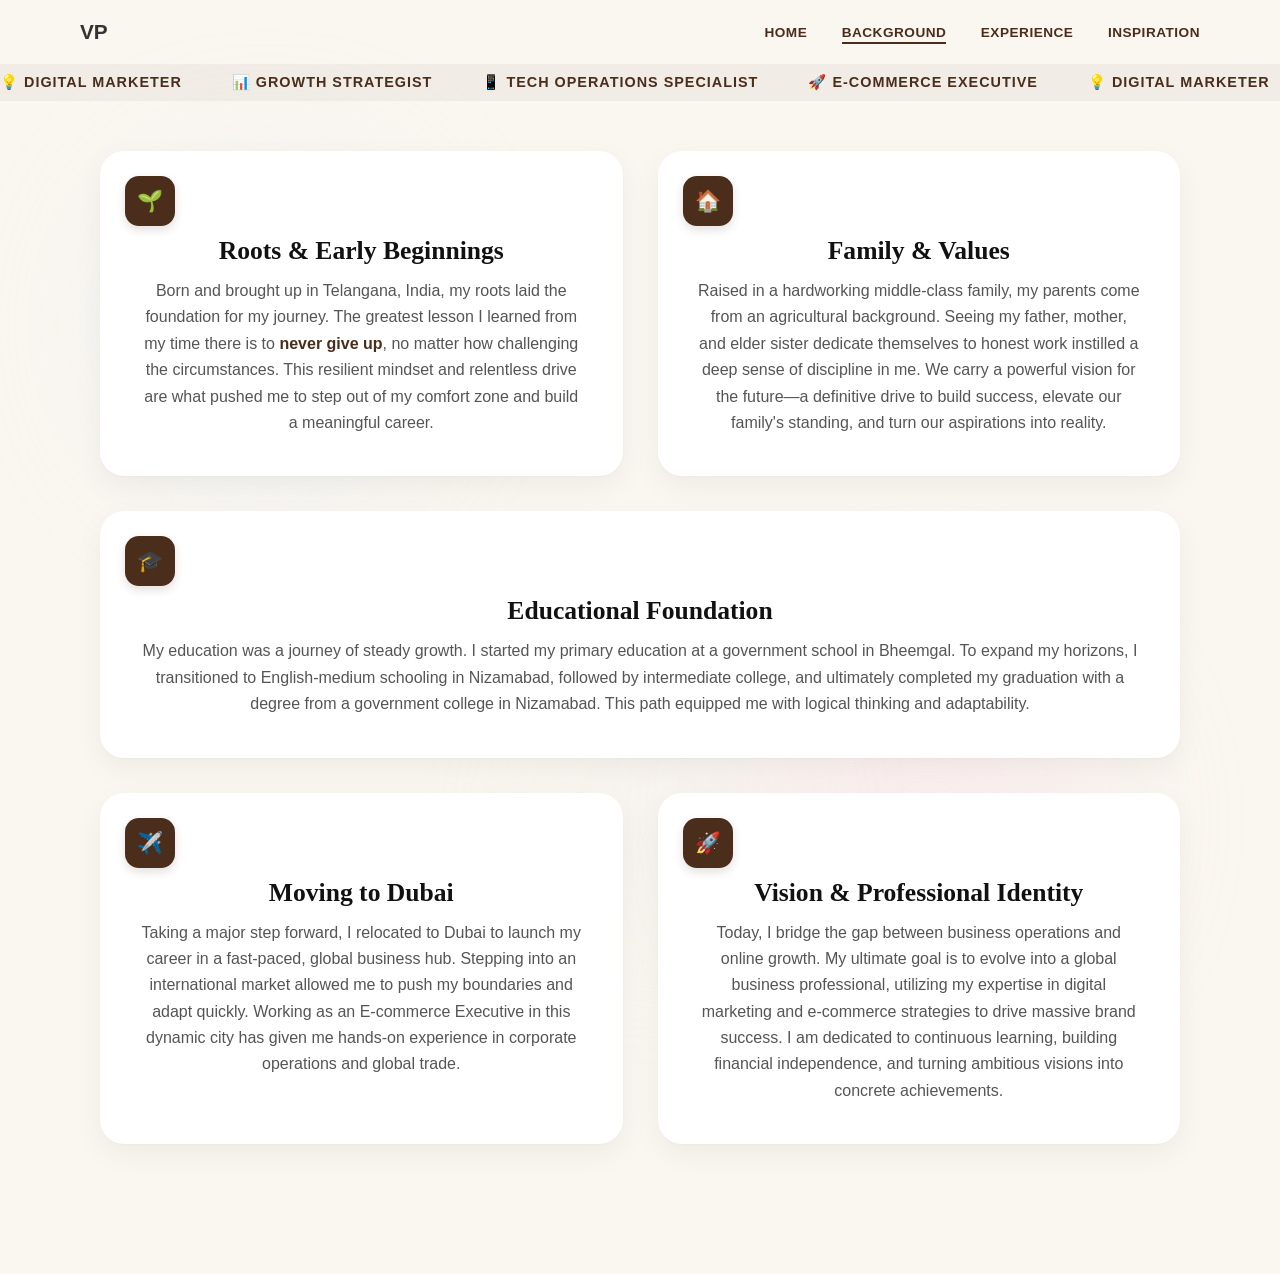
<file: background.html>
<!DOCTYPE html>
<html lang="en">
<head>
    <meta charset="UTF-8">
    <meta name="viewport" content="width=device-width, initial-scale=1.0">
    <title>Vinay Puppala | Background</title>
    <link rel="stylesheet" href="style.css">
</head>
<body>

    <!-- Moving Background Floating Objects -->
    <div class="bg-orb orb-1"></div>
    <div class="bg-orb orb-2"></div>
    <div class="bg-orb orb-3"></div>

    <!-- Navigation Bar -->
    <nav class="navbar">
        <div class="logo">VP</div>
        <div class="nav-links">
            <a href="index.html">HOME</a>
            <a href="background.html" class="active">BACKGROUND</a>
            <a href="experience.html">EXPERIENCE</a>
            <a href="#">INSPIRATION</a>
        </div>
    </nav>

    <!-- Left-to-Right Scrolling Marquee Ticker -->
    <div class="marquee-wrapper">
        <div class="marquee-content">
            <span>💡 DIGITAL MARKETER</span>
            <span>📊 GROWTH STRATEGIST</span>
            <span>📱 TECH OPERATIONS SPECIALIST</span>
            <span>🚀 E-COMMERCE EXECUTIVE</span>
            <span>💡 DIGITAL MARKETER</span>
            <span>📊 GROWTH STRATEGIST</span>
            <span>📱 TECH OPERATIONS SPECIALIST</span>
            <span>🚀 E-COMMERCE EXECUTIVE</span>
        </div>
    </div>

    <!-- Main 3D Grid Content Container -->
    <div class="bg-3d-container">
        <div class="grid-3d-layout">
            
            <!-- Box 1 -->
            <div class="box-3d-card">
                <div class="box-3d-badge">🌱</div>
                <h3 class="box-3d-title">Roots & Early Beginnings</h3>
                <p class="box-3d-text">Born and brought up in Telangana, India, my roots laid the foundation for my journey. The greatest lesson I learned from my time there is to <strong>never give up</strong>, no matter how challenging the circumstances. This resilient mindset and relentless drive are what pushed me to step out of my comfort zone and build a meaningful career.</p>
            </div>

            <!-- Box 2 -->
            <div class="box-3d-card">
                <div class="box-3d-badge">🏠</div>
                <h3 class="box-3d-title">Family & Values</h3>
                <p class="box-3d-text">Raised in a hardworking middle-class family, my parents come from an agricultural background. Seeing my father, mother, and elder sister dedicate themselves to honest work instilled a deep sense of discipline in me. We carry a powerful vision for the future—a definitive drive to build success, elevate our family's standing, and turn our aspirations into reality.</p>
            </div>

            <!-- Box 3 -->
            <div class="box-3d-card full-width-3d">
                <div class="box-3d-badge">🎓</div>
                <h3 class="box-3d-title">Educational Foundation</h3>
                <p class="box-3d-text">My education was a journey of steady growth. I started my primary education at a government school in Bheemgal. To expand my horizons, I transitioned to English-medium schooling in Nizamabad, followed by intermediate college, and ultimately completed my graduation with a degree from a government college in Nizamabad. This path equipped me with logical thinking and adaptability.</p>
            </div>

            <!-- Box 4 -->
            <div class="box-3d-card">
                <div class="box-3d-badge">✈️</div>
                <h3 class="box-3d-title">Moving to Dubai</h3>
                <p class="box-3d-text">Taking a major step forward, I relocated to Dubai to launch my career in a fast-paced, global business hub. Stepping into an international market allowed me to push my boundaries and adapt quickly. Working as an E-commerce Executive in this dynamic city has given me hands-on experience in corporate operations and global trade.</p>
            </div>

            <!-- Box 5 -->
            <div class="box-3d-card">
                <div class="box-3d-badge">🚀</div>
                <h3 class="box-3d-title">Vision & Professional Identity</h3>
                <p class="box-3d-text">Today, I bridge the gap between business operations and online growth. My ultimate goal is to evolve into a global business professional, utilizing my expertise in digital marketing and e-commerce strategies to drive massive brand success. I am dedicated to continuous learning, building financial independence, and turning ambitious visions into concrete achievements.</p>
            </div>

        </div>
    </div>

</body>
</html>
</file>
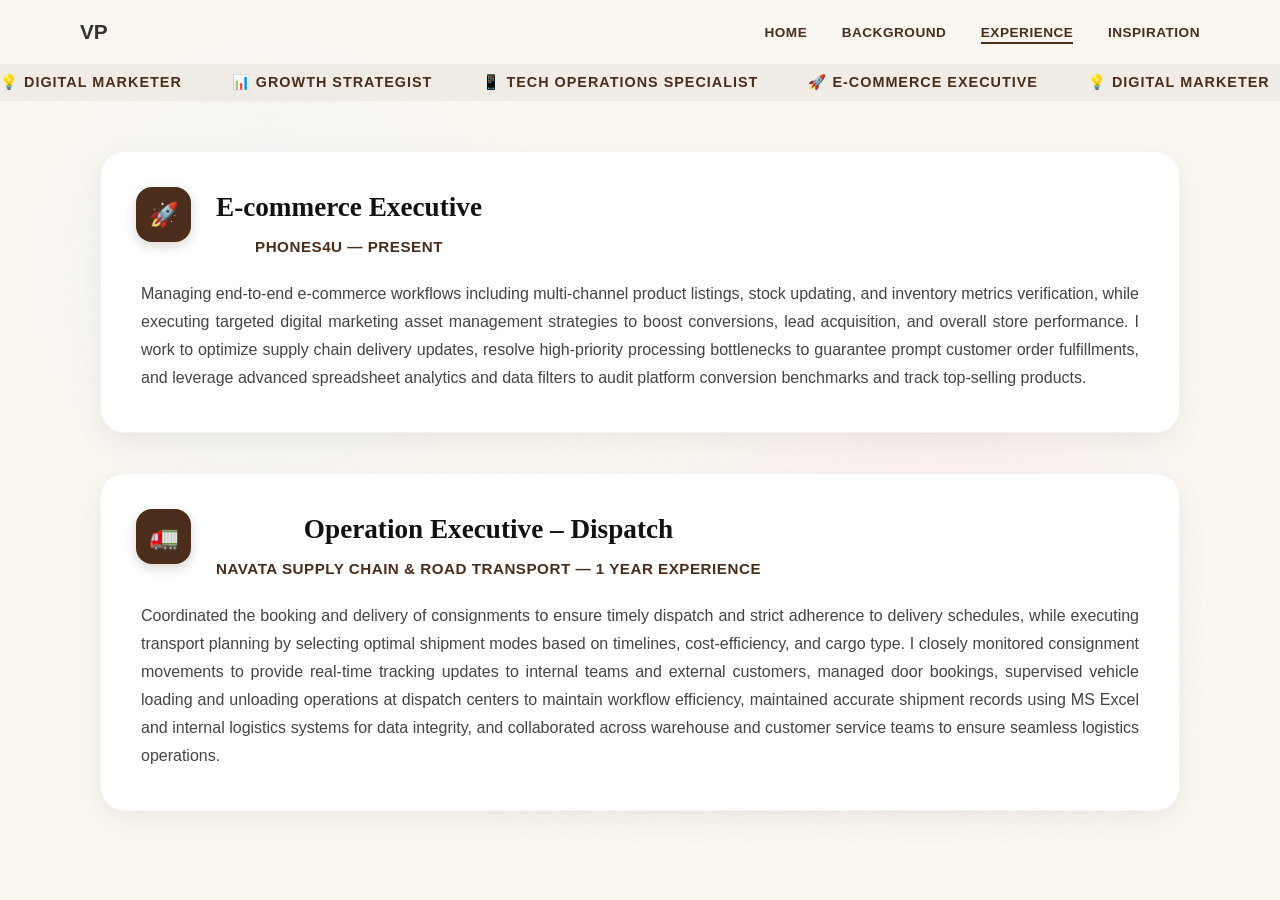
<file: experience.html>
<!DOCTYPE html>
<html lang="en">
<head>
    <meta charset="UTF-8">
    <meta name="viewport" content="width=device-width, initial-scale=1.0">
    <title>Vinay Puppala | Experience</title>
    <link rel="stylesheet" href="style.css">
    
    <!-- Guaranteed 3D Box Inline Styles -->
    <style>
        .bg-3d-container {
            max-width: 1140px;
            margin: 50px auto;
            padding: 0 30px 80px 30px;
        }
        .grid-3d-layout {
            display: grid;
            grid-template-columns: 1fr;
            gap: 40px;
        }
        .box-3d-card {
            background-color: #ffffff;
            border-radius: 24px;
            padding: 40px;
            position: relative;
            display: flex;
            flex-direction: column;
            align-items: flex-start;
            justify-content: flex-start;
            box-shadow: 0 10px 30px rgba(0, 0, 0, 0.06), 0 1px 5px rgba(0, 0, 0, 0.02);
            transition: transform 0.3s ease, box-shadow 0.3s ease;
            border: 1px solid rgba(74, 46, 27, 0.05);
        }
        .box-3d-card:hover {
            transform: translateY(-5px);
            box-shadow: 0 20px 40px rgba(74, 46, 27, 0.12);
        }
        .box-3d-badge {
            position: absolute;
            top: 35px;
            left: 35px;
            width: 55px;
            height: 55px;
            background-color: #4A2E1B;
            border-radius: 16px;
            display: flex;
            align-items: center;
            justify-content: center;
            font-size: 1.5rem;
            color: #ffffff;
            box-shadow: 0 4px 12px rgba(74, 46, 27, 0.2);
        }
        .box-3d-title-block {
            margin-left: 75px;
            min-height: 55px;
            display: flex;
            flex-direction: column;
            justify-content: center;
            margin-bottom: 25px;
        }
        .box-3d-title {
            font-family: 'Playfair Display', 'Georgia', serif;
            font-size: 1.7rem;
            font-weight: 700;
            color: #111111;
            margin: 0;
        }
        .box-3d-subtitle {
            color: #4A2E1B;
            font-weight: 600;
            font-family: sans-serif;
            font-size: 0.95rem;
            letter-spacing: 0.5px;
            margin-top: 15px;
            text-transform: uppercase;
        }
        .box-3d-text {
            font-family: sans-serif;
            font-size: 1rem;
            line-height: 1.75;
            color: #444444;
            width: 100%;
            margin: 0;
            text-align: justify;
        }
    </style>
</head>
<body>

    <!-- Moving Background Floating Objects -->
    <div class="bg-orb orb-1"></div>
    <div class="bg-orb orb-2"></div>
    <div class="bg-orb orb-3"></div>

    <!-- Navigation Bar -->
    <nav class="navbar">
        <div class="logo">VP</div>
        <div class="nav-links">
            <a href="index.html">HOME</a>
            <a href="background.html">BACKGROUND</a>
            <a href="experience.html" class="active">EXPERIENCE</a>
            <a href="inspiration.html">INSPIRATION</a> <!-- Updated Link -->
        </div>
    </nav>

    <!-- Left-to-Right Scrolling Marquee Ticker -->
    <div class="marquee-wrapper">
        <div class="marquee-content">
            <span>💡 DIGITAL MARKETER</span>
            <span>📊 GROWTH STRATEGIST</span>
            <span>📱 TECH OPERATIONS SPECIALIST</span>
            <span>🚀 E-COMMERCE EXECUTIVE</span>
            <span>💡 DIGITAL MARKETER</span>
            <span>📊 GROWTH STRATEGIST</span>
            <span>📱 TECH OPERATIONS SPECIALIST</span>
            <span>🚀 E-COMMERCE EXECUTIVE</span>
        </div>
    </div>

    <!-- Main 3D Experience Content Grid -->
    <div class="bg-3d-container">
        <div class="grid-3d-layout">
            
            <!-- Box 1: Phones4U -->
            <div class="box-3d-card">
                <div class="box-3d-badge">🚀</div>
                <div class="box-3d-title-block">
                    <h3 class="box-3d-title">E-commerce Executive</h3>
                    <div class="box-3d-subtitle">Phones4U — Present </div>
                </div>
                
                <p class="box-3d-text">
                    Managing end-to-end e-commerce workflows including multi-channel product listings, stock updating, and inventory metrics verification, while executing targeted digital marketing asset management strategies to boost conversions, lead acquisition, and overall store performance. I work to optimize supply chain delivery updates, resolve high-priority processing bottlenecks to guarantee prompt customer order fulfillments, and leverage advanced spreadsheet analytics and data filters to audit platform conversion benchmarks and track top-selling products.
                </p>
            </div>

            <!-- Box 2: Navata -->
            <div class="box-3d-card">
                <div class="box-3d-badge">🚛</div>
                <div class="box-3d-title-block">
                    <h3 class="box-3d-title">Operation Executive – Dispatch</h3>
                    <div class="box-3d-subtitle">Navata Supply Chain & Road Transport — 1 Year Experience</div>
                </div>
                
                <p class="box-3d-text">
                    Coordinated the booking and delivery of consignments to ensure timely dispatch and strict adherence to delivery schedules, while executing transport planning by selecting optimal shipment modes based on timelines, cost-efficiency, and cargo type. I closely monitored consignment movements to provide real-time tracking updates to internal teams and external customers, managed door bookings, supervised vehicle loading and unloading operations at dispatch centers to maintain workflow efficiency, maintained accurate shipment records using MS Excel and internal logistics systems for data integrity, and collaborated across warehouse and customer service teams to ensure seamless logistics operations.
                </p>
            </div>

        </div>
    </div>

</body>
</html>
</file>
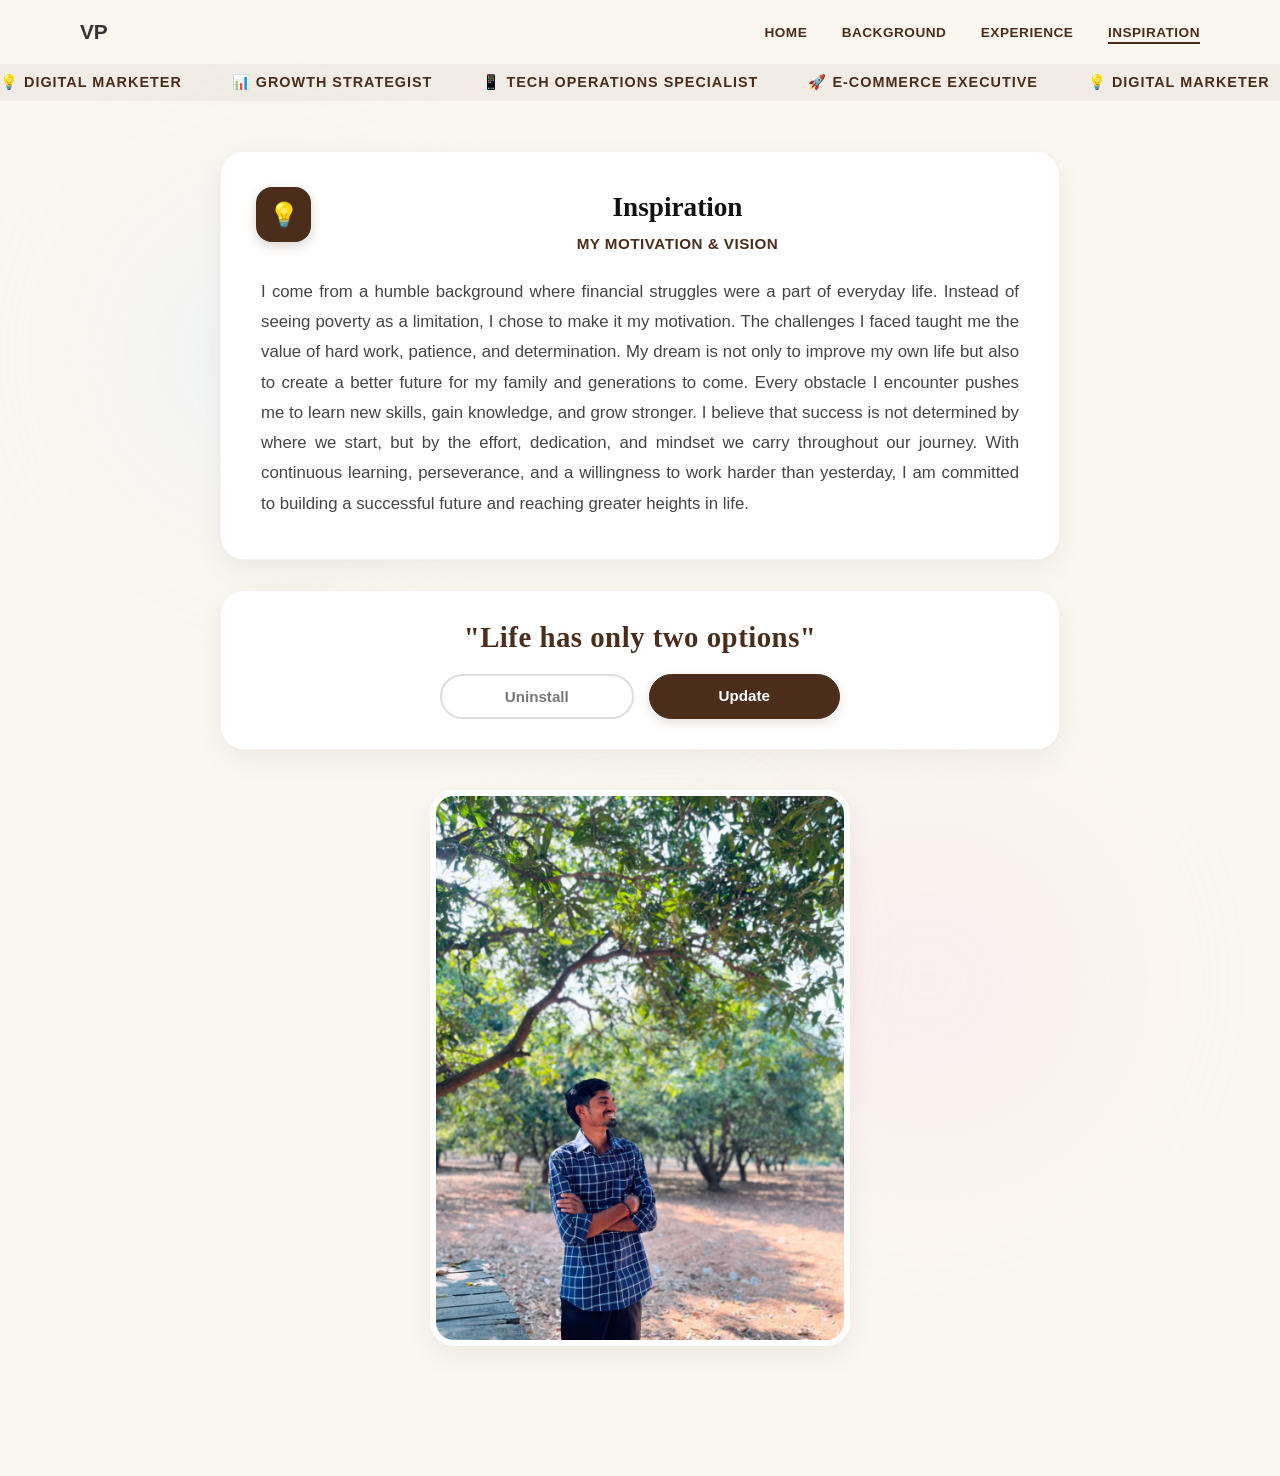
<file: inspiration.html>
<!DOCTYPE html>
<html lang="en">
<head>
    <meta charset="UTF-8">
    <meta name="viewport" content="width=device-width, initial-scale=1.0">
    <title>Vinay Puppala | Inspiration</title>
    <link rel="stylesheet" href="style.css">
    
    <!-- Clean, Blended 1-Box & Quote Dashboard Layout Styles -->
    <style>
        .bg-3d-container {
            max-width: 900px;
            margin: 50px auto;
            padding: 0 30px 80px 30px;
        }
        .single-box-layout {
            display: flex;
            flex-direction: column;
            gap: 30px;
            align-items: center;
        }
        
        /* Matching Soft White 3D Cards */
        .box-3d-card, .quote-dashboard-box {
            background-color: #ffffff;
            border-radius: 24px;
            padding: 40px;
            box-shadow: 0 10px 30px rgba(0, 0, 0, 0.05), 0 1px 5px rgba(0, 0, 0, 0.02);
            border: 1px solid rgba(74, 46, 27, 0.05);
            width: 100%;
            box-sizing: border-box;
            transition: transform 0.3s ease, box-shadow 0.3s ease;
        }
        .box-3d-card:hover, .quote-dashboard-box:hover {
            transform: translateY(-2px);
            box-shadow: 0 12px 32px rgba(74, 46, 27, 0.06);
        }
        
        .box-3d-badge {
            position: absolute;
            top: 35px;
            left: 35px;
            width: 55px;
            height: 55px;
            background-color: #4A2E1B;
            border-radius: 16px;
            display: flex;
            align-items: center;
            justify-content: center;
            font-size: 1.5rem;
            color: #ffffff;
            box-shadow: 0 4px 12px rgba(74, 46, 27, 0.2);
        }
        .box-3d-title-block {
            margin-left: 75px;
            min-height: 55px;
            display: flex;
            flex-direction: column;
            justify-content: center;
            margin-bottom: 25px;
        }
        .box-3d-title {
            font-family: 'Playfair Display', 'Georgia', serif;
            font-size: 1.7rem;
            font-weight: 700;
            color: #111111;
            margin: 0;
        }
        .box-3d-subtitle {
            color: #4A2E1B;
            font-weight: 600;
            font-family: sans-serif;
            font-size: 0.95rem;
            letter-spacing: 0.5px;
            margin-top: 12px; /* <-- Change this from 5px to 12px for a perfect little gap! */
            text-transform: uppercase;
        }
        .box-3d-text {
            font-family: sans-serif;
            font-size: 1.05rem;
            line-height: 1.8;
            color: #444444;
            width: 100%;
            margin: 0;
            text-align: justify;
        }
        
        /* Quote Container Blended Style */
        .quote-dashboard-box {
            padding: 30px 40px;
            display: flex;
            flex-direction: column;
            align-items: center;
            gap: 20px;
            text-align: center;
        }
        .quote-heading {
            font-family: 'Playfair Display', 'Georgia', serif;
            font-size: 1.8rem;
            font-weight: 700;
            color: #4A2E1B; /* Matches your theme color instead of dark yellow */
            margin: 0;
            letter-spacing: 0.5px;
        }
        .quote-actions {
            display: flex;
            gap: 15px;
            width: 100%;
            justify-content: center;
            max-width: 400px;
        }
        .quote-btn {
            flex: 1;
            padding: 12px 24px;
            border-radius: 50px;
            font-family: sans-serif;
            font-size: 0.95rem;
            font-weight: 600;
            text-decoration: none;
            text-align: center;
            transition: all 0.2s ease;
            box-sizing: border-box;
        }
        
        /* Clean Theme-Synced Buttons */
        .btn-uninstall {
            background-color: transparent;
            color: #777777;
            border: 2px solid #dddddd;
        }
        .btn-uninstall:hover {
            background-color: #f9f9f9;
            color: #333333;
            border-color: #bbbbbb;
        }
        .btn-update {
            background: #4A2E1B;
            color: #ffffff;
            border: 1px solid #4A2E1B;
            box-shadow: 0 4px 12px rgba(74, 46, 27, 0.15);
        }
        .btn-update:hover {
            background: #5c3a22;
            box-shadow: 0 6px 16px rgba(74, 46, 27, 0.25);
        }
        
        /* Centered Profile Photo Styling */
        .photo-wrapper {
            width: 100%;
            display: flex;
            justify-content: center;
            margin-top: 10px;
        }
        .profile-img {
            max-width: 420px;
            width: 100%;
            height: auto;
            border-radius: 24px;
            box-shadow: 0 10px 30px rgba(0, 0, 0, 0.06);
            border: 6px solid #ffffff;
            transition: transform 0.3s ease;
        }
        .profile-img:hover {
            transform: scale(1.02);
        }
    </style>
</head>
<body>

    <!-- Moving Background Floating Objects -->
    <div class="bg-orb orb-1"></div>
    <div class="bg-orb orb-2"></div>
    <div class="bg-orb orb-3"></div>

    <!-- Navigation Bar -->
    <nav class="navbar">
        <div class="logo">VP</div>
        <div class="nav-links">
            <a href="index.html">HOME</a>
            <a href="background.html">BACKGROUND</a>
            <a href="experience.html">EXPERIENCE</a>
            <a href="inspiration.html" class="active">INSPIRATION</a>
        </div>
    </nav>

    <!-- Left-to-Right Scrolling Marquee Ticker -->
    <div class="marquee-wrapper">
        <div class="marquee-content">
            <span>💡 DIGITAL MARKETER</span>
            <span>📊 GROWTH STRATEGIST</span>
            <span>📱 TECH OPERATIONS SPECIALIST</span>
            <span>🚀 E-COMMERCE EXECUTIVE</span>
            <span>💡 DIGITAL MARKETER</span>
            <span>📊 GROWTH STRATEGIST</span>
            <span>📱 TECH OPERATIONS SPECIALIST</span>
            <span>🚀 E-COMMERCE EXECUTIVE</span>
        </div>
    </div>

    <!-- Main Content Container -->
    <div class="bg-3d-container">
        <div class="single-box-layout">
            
            <!-- Unified Single Inspiration Box -->
            <div class="box-3d-card" style="position: relative;">
                <div class="box-3d-badge">💡</div>
                <div class="box-3d-title-block">
                    <h3 class="box-3d-title">Inspiration</h3>
                    <div class="box-3d-subtitle">My Motivation & Vision</div>
                </div>
                
                <p class="box-3d-text">
                    I come from a humble background where financial struggles were a part of everyday life. Instead of seeing poverty as a limitation, I chose to make it my motivation. The challenges I faced taught me the value of hard work, patience, and determination. My dream is not only to improve my own life but also to create a better future for my family and generations to come. Every obstacle I encounter pushes me to learn new skills, gain knowledge, and grow stronger. I believe that success is not determined by where we start, but by the effort, dedication, and mindset we carry throughout our journey. With continuous learning, perseverance, and a willingness to work harder than yesterday, I am committed to building a successful future and reaching greater heights in life.
                </p>
            </div>

            <!-- Blended White 3D Dashboard Container -->
            <div class="quote-dashboard-box">
                <h2 class="quote-heading">"Life has only two options"</h2>
                <div class="quote-actions">
                    <a href="#" class="quote-btn btn-uninstall">Uninstall</a>
                    <a href="#" class="quote-btn btn-update">Update</a>
                </div>
            </div>

            <!-- Centered Image Section -->
            <div class="photo-wrapper">
                <img src="image insper.jpeg" alt="Vinay Puppala Portrait" class="profile-img">
            </div>

        </div>
    </div>

</body>
</html>
</file>
<file: style.css>
/* Core Configurations */
* {
    margin: 0;
    padding: 0;
    box-sizing: border-box;
    font-family: 'Segoe UI', Tahoma, Geneva, Verdana, sans-serif;
}

body {
    background-color: #FAF6F0; 
    color: #4A2E1B;
    overflow-x: hidden;
    min-height: 100vh;
    position: relative;
}

/* --- Moving Background Floating Objects --- */
.bg-orb {
    position: absolute;
    border-radius: 50%;
    filter: blur(80px);
    z-index: -1;
    opacity: 0.45;
    animation: floatAround 25s infinite linear;
}

.orb-1 { width: 280px; height: 280px; background-color: #e3f2fd; top: 15%; left: 10%; }
.orb-2 { width: 320px; height: 320px; background-color: #fce4ec; bottom: 20%; right: 15%; animation-duration: 35s; animation-direction: reverse; }
.orb-3 { width: 180px; height: 180px; background-color: #efebe9; top: 60%; left: 45%; animation-duration: 40s; }

@keyframes floatAround {
    0% { transform: translate(0px, 0px) rotate(0deg); }
    33% { transform: translate(60px, 35px) rotate(120deg); }
    66% { transform: translate(-35px, 70px) rotate(240deg); }
    100% { transform: translate(0px, 0px) rotate(360deg); }
}

/* Navbar */
.navbar {
    display: flex;
    justify-content: space-between;
    align-items: center;
    padding: 20px 80px;
    background: transparent;
}

.logo { font-weight: 700; font-size: 1.3rem; color: #333; }
.nav-links a { text-decoration: none; color: #4A2E1B; font-size: 0.85rem; font-weight: 600; margin-left: 30px; letter-spacing: 0.5px; position: relative; padding-bottom: 4px; }
.nav-links a.active::after { content: ''; position: absolute; left: 0; bottom: 0; width: 100%; height: 2px; background-color: #4A2E1B; }

/* --- Left-to-Right Scrolling Marquee Ticker --- */
.marquee-wrapper {
    width: 100%;
    overflow: hidden;
    background-color: rgba(74, 46, 27, 0.05);
    padding: 10px 0;
    margin-bottom: 10px;
    display: flex;
    align-items: center;
}

.marquee-content {
    display: flex;
    white-space: nowrap;
    animation: marqueeTimeline 18s linear infinite;
}

.marquee-content span {
    font-size: 0.9rem;
    font-weight: 700;
    color: #4A2E1B;
    margin-right: 50px;
    text-transform: uppercase;
    letter-spacing: 1px;
}

@keyframes marqueeTimeline {
    0% { transform: translateX(-50%); }
    100% { transform: translateX(0%); }
}

/* Layout Core (Decreased Sizing for Text and Circles) */
.hero-container {
    display: flex;
    align-items: center;
    justify-content: space-between;
    padding: 10px 80px;
    min-height: calc(100vh - 160px);
}

.hero-text { max-width: 46%; }

/* Decreased Font Sizes */
.hero-text h1 {
    font-size: 2.4rem; /* Decreased font size */
    font-weight: 700;
    color: #333;
    margin-bottom: 8px;
}

.hero-text h2 {
    font-size: 1.5rem; /* Decreased font size */
    font-weight: 600;
    color: #1A73E8;
    margin-bottom: 18px;
}

.hero-text p {
    font-size: 1rem; /* Decreased font size */
    line-height: 1.6;
    color: #555;
    margin-bottom: 25px;
}

/* Button & Shaking Animation Layout */
.btn-primary {
    display: inline-block;
    background-color: #0977d0;
    color: #ffffff;
    text-decoration: none;
    padding: 11px 26px;
    border-radius: 6px;
    font-weight: 600;
    font-size: 0.85rem;
    transition: background-color 0.2s, transform 0.1s;
    border: none;
    cursor: pointer;
}

.btn-primary:hover { background-color: #0056b3; }
.shake-animation { animation: shakeEffect 0.4s ease-in-out; }

@keyframes shakeEffect {
    0%, 100% { transform: translateX(0); }
    20%, 60% { transform: translateX(-6px); }
    40%, 80% { transform: translateX(6px); }
}

/* --- Left-to-Right Initial Slide-In Entry Effect --- */
.slide-in-text {
    opacity: 0;
    transform: translateX(-30px);
    animation: slideRightIn 0.7s forwards ease-out;
}
.line-1 { animation-delay: 0.1s; }
.line-2 { animation-delay: 0.25s; }
.line-3 { animation-delay: 0.4s; }
.line-4 { animation-delay: 0.55s; }

@keyframes slideRightIn { to { opacity: 1; transform: translateX(0); } }

/* --- Compact Skills Visual Area (Decreased Sizes) --- */
.skills-visual-container {
    width: 48%;
    display: flex;
    justify-content: center;
    align-items: center;
}

.skills-circle-wrapper {
    position: relative;
    width: 310px; /* Decreased from 360px */
    height: 310px; /* Decreased from 360px */
    display: flex;
    justify-content: center;
    align-items: center;
}

.profile-photo {
    width: 95px; /* Decreased image wrapper size */
    height: 95px;
    border: 3px solid #1A73E8;
    border-radius: 50%;
    overflow: hidden;
    z-index: 10;
    box-shadow: 0 6px 20px rgba(26, 115, 232, 0.15);
    background-color: #fff;
}

.profile-photo img { width: 100%; height: 100%; object-fit: cover; }

.skill-node {
    position: absolute;
    width: 75px; /* Decreased skill image node size */
    height: 75px;
    background-color: #ffffff;
    border: 1px solid #e0e0e0;
    border-radius: 50%;
    display: flex;
    flex-direction: column;
    justify-content: center;
    align-items: center;
    box-shadow: 0 4px 10px rgba(0,0,0,0.05);
    transition: transform 0.2s ease;
}

.skill-node img { width: 50%; height: 50%; object-fit: contain; margin-bottom: 1px; }
.skill-node span { font-size: 0.70rem; font-weight: 600; color: #333; text-align: center; }

/* Recalculated tighter position coordinates */
.node-1 { top: -2%; left: 50%; transform: translateX(-50%); }
.node-2 { top: 12%; right: 2%; }
.node-3 { top: 50%; right: -8%; transform: translateY(-50%); }
.node-4 { bottom: 12%; right: 2%; }
.node-5 { bottom: -2%; left: 50%; transform: translateX(-50%); }
.node-6 { bottom: 12%; left: 2%; }
.node-7 { top: 50%; left: -8%; transform: translateY(-50%); }
.node-8 { top: 12%; left: 2%; }

/* Social Icons in Footer */
.social-links {
    position: absolute;
    bottom: 40px;
    right: 80px;
    display: flex;
    flex-direction: column;
    gap: 12px;
    z-index: 60;
}

.social-item { display: flex; align-items: center; gap: 8px; text-decoration: none; color: #666; font-size: 0.8rem; font-weight: 600; transition: color 0.2s; }
.social-item:hover { color: #1A73E8; }
.icon { width: 20px; height: 20px; fill: #666; transition: fill 0.2s; }
.social-item:hover .icon { fill: #1A73E8; }







/* --- Premium 3D Box Style System --- */

.bg-3d-container {
    max-width: 1140px;
    margin: 50px auto;
    padding: 0 30px 80px 30px;
}

/* 2-Column Grid Area */
.grid-3d-layout {
    display: grid;
    grid-template-columns: 1fr 1fr;
    gap: 35px;
}

/* Spans center card across both columns */
.full-width-3d {
    grid-column: 1 / span 2;
}

/* Individual 3D Card Box Styling */
.box-3d-card {
    background-color: #ffffff;
    border-radius: 20px;
    padding: 40px;
    text-align: center;
    position: relative;
    display: flex;
    flex-direction: column;
    align-items: center;
    justify-content: flex-start;
    /* Soft premium ambient 3D depth shadow */
    box-shadow: 0 10px 30px rgba(0, 0, 0, 0.05), 0 1px 3px rgba(0, 0, 0, 0.02);
    transition: transform 0.3s ease, box-shadow 0.3s ease;
}

/* 3D Floating Lift on Hover */
.box-3d-card:hover {
    transform: translateY(-5px);
    box-shadow: 0 20px 40px rgba(74, 46, 27, 0.08);
}

/* Circular Top-Left Badge Icon */
.box-3d-badge {
    position: absolute;
    top: 25px;
    left: 25px;
    width: 50px;
    height: 50px;
    background-color: #4A2E1B;
    border-radius: 14px;
    display: flex;
    align-items: center;
    justify-content: center;
    font-size: 1.3rem;
    color: #ffffff;
    box-shadow: 0 4px 10px rgba(74, 46, 27, 0.15);
}

/* Box Content Titles */
.box-3d-title {
    font-family: 'Playfair Display', 'Georgia', serif;
    font-size: 1.5rem;
    font-weight: 700;
    color: #111111;
    margin-top: 45px;
    margin-bottom: 15px;
}

/* Inner Text Adjustments */
.box-3d-text {
    font-family: sans-serif;
    font-size: 0.98rem;
    line-height: 1.65;
    color: #555555;
    margin: 0;
}

.box-3d-text strong {
    color: #4A2E1B;
    font-weight: 600;
}

/* Mobile responsive layout */
@media (max-width: 768px) {
    .grid-3d-layout {
        grid-template-columns: 1fr;
        gap: 25px;
    }
    .full-width-3d {
        grid-column: 1;
    }
    .box-3d-badge {
        position: relative;
        top: auto;
        left: auto;
        margin-bottom: 15px;
    }
    .box-3d-title {
        margin-top: 0;
    }
}






/* ==========================================
   PREMIUM 3D CHIPS & CARD GRID SYSTEM
   ========================================== */

.bg-3d-container {
    max-width: 1140px;
    margin: 50px auto;
    padding: 0 30px 80px 30px;
}

/* 2-Column Grid Setup */
.grid-3d-layout {
    display: grid;
    grid-template-columns: 1fr 1fr;
    gap: 35px;
}

/* Force the third card to span fully across the bottom row */
.full-width-3d {
    grid-column: 1 / span 2;
}

/* 3D Card White Box Shadow Style */
.box-3d-card {
    background-color: #ffffff;
    border-radius: 24px; /* Premium smooth corners matching your image */
    padding: 40px;
    text-align: center;
    position: relative;
    display: flex;
    flex-direction: column;
    align-items: center;
    justify-content: flex-start;
    
    /* Clean layered 3D ambient shadow mix */
    box-shadow: 0 10px 30px rgba(0, 0, 0, 0.05), 0 1px 3px rgba(0, 0, 0, 0.02);
    transition: transform 0.3s ease, box-shadow 0.3s ease;
}

/* Hover Floating Elevation Effect */
.box-3d-card:hover {
    transform: translateY(-6px);
    box-shadow: 0 20px 40px rgba(74, 46, 27, 0.08); /* Soft signature brown tint */
}

/* Circular Top-Left Badge Icon Box */
.box-3d-badge {
    position: absolute;
    top: 25px;
    left: 25px;
    width: 50px;
    height: 50px;
    background-color: #4A2E1B; /* Your signature accent color */
    border-radius: 14px;
    display: flex;
    align-items: center;
    justify-content: center;
    font-size: 1.3rem;
    color: #ffffff;
    box-shadow: 0 4px 10px rgba(74, 46, 27, 0.15);
}

/* Typography Titles */
.box-3d-title {
    font-family: 'Playfair Display', 'Georgia', serif; /* Classic elegant header look */
    font-size: 1.6rem;
    font-weight: 700;
    color: #111111;
    margin-top: 45px;
    margin-bottom: 12px;
}

/* Block Copy Descriptions */
.box-3d-text {
    font-family: sans-serif;
    font-size: 1rem;
    line-height: 1.65;
    color: #555555;
    margin: 0;
}

.box-3d-text strong {
    color: #4A2E1B;
    font-weight: 600;
}

/* ==========================================
   RESPONSIVE DESIGN BREAKPOINTS (MOBILE)
   ========================================== */
@media (max-width: 768px) {
    .grid-3d-layout {
        grid-template-columns: 1fr; /* Switch to stacked 1 column on mobile screens */
        gap: 25px;
    }
    .full-width-3d {
        grid-column: 1;
    }
    .box-3d-badge {
        position: relative;
        top: auto;
        left: auto;
        margin-bottom: 15px;
    }
    .box-3d-title {
        margin-top: 0;
    }
}








/* ==========================================================================
   HOME PAGE ONLY - TOTAL MOBILE RESPONSIVE LAYOUT FIX
   ========================================================================== */
@media screen and (max-width: 768px) {
  
  /* FORCE STACKING: Breaks the narrow side-by-side split columns into a clean vertical line */
  body, main, section, .hero-container, .main-layout, [class*="layout"] {
    display: flex !important;
    flex-direction: column !important;
    align-items: center !important;
    justify-content: flex-start !important;
    text-align: center !important;
    width: 100% !important;
    max-width: 100% !important;
    padding: 15px !important;
    margin: 0 auto !important;
    box-sizing: border-box !important;
    float: none !important;
  }

  /* TEXT ALIGNMENT: Allows your headlines and stories to use the full width of the mobile screen */
  .hero-container h1, 
  .hero-container h2, 
  .hero-container p, 
  .main-layout p, 
  div[class*="left"] h1, 
  div[class*="left"] p,
  main p {
    width: 100% !important;
    max-width: 100% !important;
    text-align: center !important; /* Centers headline and story text */
    margin: 12px auto !important;
    line-height: 1.6 !important;
    font-size: 1.05rem !important;
  }

  /* Increase headline font sizes so they look prominent and balanced */
  .hero-container h1, div[class*="left"] h1 {
    font-size: 2.2rem !important;
    font-weight: bold !important;
    line-height: 1.2 !important;
  }

  .hero-container h2, div[class*="left"] h2 {
    font-size: 1.4rem !important;
    font-weight: 600 !important;
    margin-bottom: 20px !important;
  }

  /* FIX THE SKILL GRID FRAMEWORK: Prevents the container from shrinking or pulling to the right */
  .image-circle-container, .profile-wrapper, div[class*="right"] {
    position: relative !important;
    display: block !important;
    width: 360px !important; 
    height: 360px !important;
    margin: 40px auto !important;
    left: auto !important;
    top: auto !important;
    right: auto !important;
    transform: none !important;
    float: none !important;
    box-sizing: border-box !important;
  }

  /* PROFILE PICTURE SIZE & DEPTH */
  .image-circle-container > img:first-child,
  img[src*="profile"] {
    position: absolute !important;
    width: 120px !important; 
    height: 120px !important;
    left: 50% !important;
    top: 50% !important;
    transform: translate(-50%, -50%) !important;
    border-radius: 50% !important;
    border: 3px solid #0056b3 !important;
    z-index: 10 !important; /* Keeps your image safely on top of other layers */
    margin: 0 !important;
    box-shadow: 0px 4px 15px rgba(0,0,0,0.15);
  }

  /* STABILIZE SKILL BADGES: Ensures they preserve their shapes and text positions */
  .image-circle-container > div, .circle, .image-circle-container [class*="badge"] {
    position: absolute !important;
    width: 75px !important;
    height: 75px !important;
    margin: 0 !important;
    transform: none !important;
    display: flex !important;
    flex-direction: column !important;
    align-items: center !important;
    justify-content: center !important;
    z-index: 5 !important;
    background: #ffffff !important; /* Clean badge card backgrounds */
    border-radius: 50% !important;
    box-shadow: 0px 2px 8px rgba(0,0,0,0.1) !important;
  }

  /* Inner illustration image sizing */
  .image-circle-container > div img, .circle img {
    width: 38px !important;
    height: 38px !important;
    object-fit: contain !important;
    margin: 0 auto !important;
    display: block !important;
  }

  /* Format skill labels neatly beneath their icons */
  .image-circle-container > div p, .circle span {
    font-size: 0.6rem !important;
    font-weight: bold !important;
    margin: 3px 0 0 0 !important;
    line-height: 1.1 !important;
    white-space: nowrap !important;
    text-align: center !important;
    color: #333333 !important;
  }

  /* SPREAD THE BADGES OUT WIDER: Forces them out of the middle so they circle your face perfectly */
  .image-circle-container > div:nth-child(2), .image-circle-container > .circle:nth-of-type(1) { top: 0px !important; left: 142px !important; }      /* Top Center */
  .image-circle-container > div:nth-child(3), .image-circle-container > .circle:nth-of-type(2) { top: 40px !important; right: 35px !important; }     /* Top Right */
  .image-circle-container > div:nth-child(4), .image-circle-container > .circle:nth-of-type(3) { top: 142px !important; right: 0px !important; }     /* Center Right */
  .image-circle-container > div:nth-child(5), .image-circle-container > .circle:nth-of-type(4) { bottom: 40px !important; right: 35px !important; }  /* Bottom Right */
  .image-circle-container > div:nth-child(6), .image-circle-container > .circle:nth-of-type(5) { bottom: 0px !important; left: 142px !important; }   /* Bottom Center */
  .image-circle-container > div:nth-child(7), .image-circle-container > .circle:nth-of-type(6) { bottom: 40px !important; left: 35px !important; }   /* Bottom Left */
  .image-circle-container > div:nth-child(8), .image-circle-container > .circle:nth-of-type(7) { top: 142px !important; left: 0px !important; }      /* Center Left */
  .image-circle-container > div:nth-child(9), .image-circle-container > .circle:nth-of-type(8) { top: 40px !important; left: 35px !important; }      /* Top Left */

    
  /* Move social links naturally to the bottom right corner of the content */

  a[href*="instagram"], a[href*="linkedin"], .socials, div[class*="social"] {
    position: relative !important;
    display: flex !important;
    flex-direction: row !important;
    justify-content: flex-end !important;
    align-items: center !important;
    gap: 12px !important;
    margin: 30px 20px 10px auto !important; /* Pushes it to the right side */
    width: 35px !important;
    height: 35px !important;
    left: auto !important;
    top: auto !important;
    right: auto !important;
    bottom: auto !important;
    transform: none !important;
  }

  /* Keep the icons correctly sized */
  a[href*="instagram"] img, a[href*="linkedin"] img, div[class*="social"] img {
    width: 40px !important;
    height: 40px !important;
    position: static !important;
    margin: 0 !important;
  }

  /* Hide text labels completely so only the icons show */
  a[href*="instagram"] p, a[href*="linkedin"] p, a[href*="instagram"] span, a[href*="linkedin"] span {
    display: none !important;
  }


/* ==========================================================================
   BACKGROUND PAGE ONLY - MOBILE RESPONSIVE FIX
   ========================================================================== */
@media screen and (max-width: 768px) {

  /* 1. INCREASED BOX SIZE: Changed width from 90% to 94% to make it look spacious */
  .card, [class*="card-container"], [class*="story-box"] {
    display: flex !important;
    flex-direction: column !important;
    align-items: center !important; 
    justify-content: flex-start !important;
    text-align: center !important;
    padding: 30px 22px !important; /* Increased padding inside the box */
    margin: 25px auto !important;
    width: 94% !important; /* Spreads the box wider across the mobile screen */
    max-width: 480px !important;
    box-sizing: border-box !important;
    border-radius: 24px !important; /* Keeps the smooth rounded card corners */
  }

  /* Clean up Title blocks */
  .card h2, .card h3, [class*="card-title"] {
    position: relative !important;
    display: block !important;
    width: 100% !important;
    text-align: center !important;
    font-size: 1.75rem !important; /* Slightly larger heading */
    line-height: 1.3 !important;
    margin: 0 auto 18px auto !important;
  }

  /* 2. PROPER TEXT ALIGNMENT: Ensures sentences flow smoothly without awkward breaking */
  .card p, [class*="card-text"] {
    text-align: center !important; 
    text-justify: inter-word !important; /* Smoothes out the text structure inside the card */
    word-break: keep-all !important;
    line-height: 1.65 !important; /* Better reading height spacing */
    font-size: 1.02rem !important;
    margin: 0 auto !important;
    width: 100% !important;
    color: #444444 !important;
  }

  /* Style the brown outer badge box natively */
  div[class*="badge"], span[class*="icon"], .card > div:first-child {
    position: relative !important;
    display: flex !important;
    align-items: center !important;
    justify-content: center !important;
    margin: 0 auto 15px auto !important; 
    width: 75px !important;   /* Brown outer container box size */
    height: 75px !important;  /* Brown outer container box size */
    top: auto !important;
    left: auto !important;
    transform: none !important;
  }

  /* SPECIFIC TARGET FOR THE LEAF & HOUSE IMAGE INSIDE THE BADGE BOX */
  .card div:first-child img,
  div[class*="badge"] img,
  span[class*="icon"] img,
  .card div img {
    width: 50px !important;   /* Force the inner leaf image size up */
    height: 50px !important;  /* Force the inner leaf image size up */
    min-width: 50px !important;
    min-height: 50px !important;
    max-width: 50px !important;
    max-height: 50px !important;
    object-fit: contain !important;
    display: block !important;
    margin: auto !important;
    padding: 0 !important;
  }
}










    @media screen and (max-width: 768px) {
            /* 1. INCREASED BOX SIZE: Changed width to 94% and increased padding to make it spacious */
            .box-3d-card {
                display: flex !important;
                flex-direction: column !important;
                align-items: center !important;
                justify-content: center !important;
                text-align: center !important;
                padding: 35px 24px !important; /* More padding inside the box */
                margin: 25px auto !important;
                width: 100% !important; /* Spreads the card wider across the mobile screen */
                box-sizing: border-box !important;
                border-radius: 24px !important;
            }

            /* Force the badge into the center */
            .box-3d-badge {
                position: relative !important;
                top: 0 !important;
                left: 0 !important;
                margin: 0 auto 20px auto !important;
                width: 75px !important;   /* Matches Background Page badge size */
                height: 75px !important;  
                font-size: 2rem !important;
            }

            /* Remove the left margin that is pushing the title off-center */
            .box-3d-title-block {
                margin-left: 0 !important;
                margin-bottom: 22px !important;
                width: 100% !important;
                text-align: center !important;
            }

            /* Center the title and subtitle with slightly better line-height */
            .box-3d-title {
                text-align: center !important;
                font-size: 1.75rem !important;
                line-height: 1.3 !important;
            }

            .box-3d-subtitle {
                text-align: center !important;
                font-size: 0.95rem !important;
                margin-top: 10px !important;
            }

            /* 2. TEXT ALIGNMENT: Clean line wrapping with comfortable reading spacing */
            .box-3d-text {
                text-align: center !important;
                text-justify: inter-word !important;
                word-break: keep-all !important;
                word-spacing: normal !important;
                letter-spacing: normal !important;
                line-height: 1.65 !important;
                font-size: 1.02rem !important;
                width: 100% !important;
            }
        }
</file>
